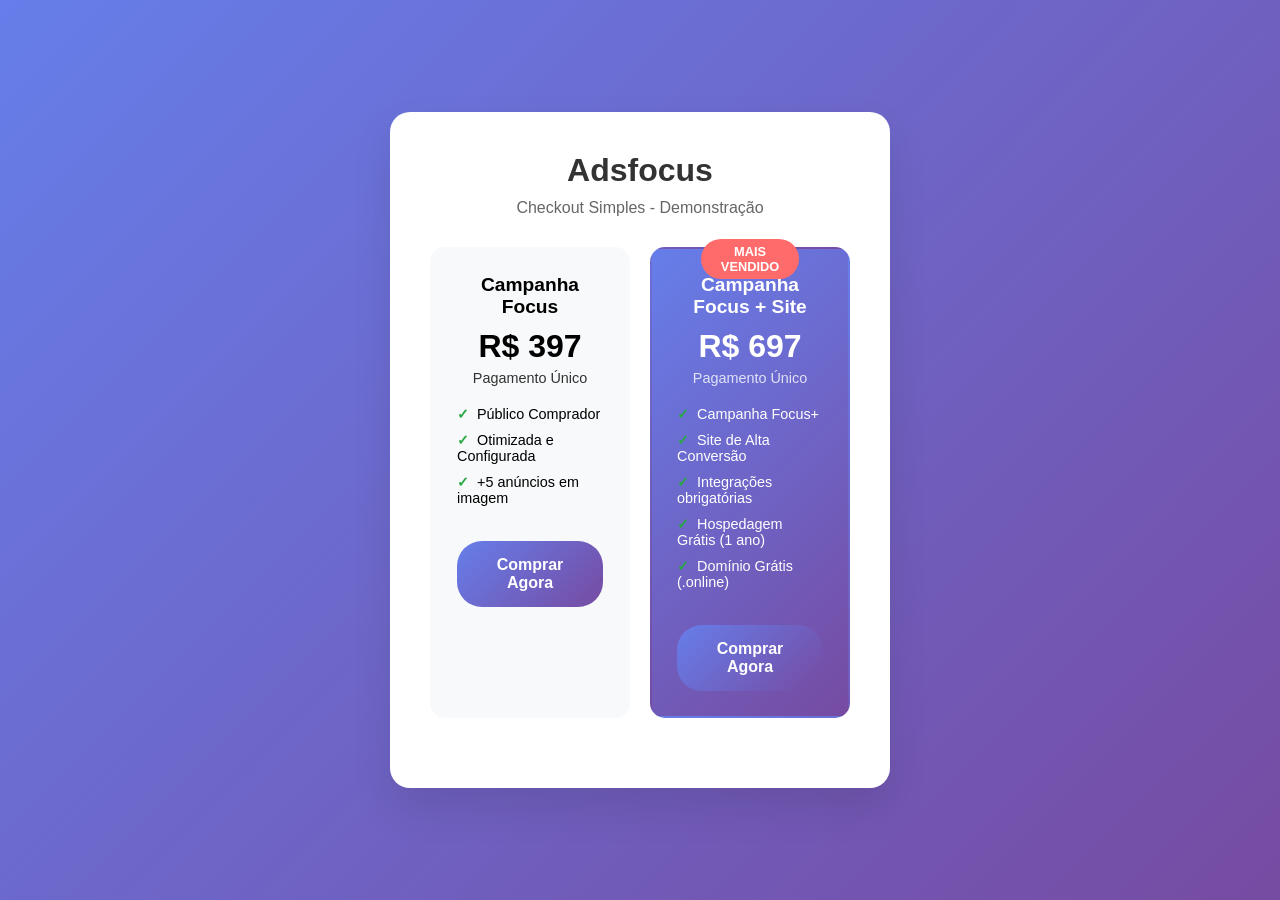
<file: checkout-demo.html>
<!DOCTYPE html>
<html lang="pt-BR">
<head>
    <meta charset="UTF-8">
    <meta name="viewport" content="width=device-width, initial-scale=1.0">
    <title>Checkout Simples - Demonstração</title>
    <style>
        * {
            margin: 0;
            padding: 0;
            box-sizing: border-box;
        }

        body {
            font-family: 'Inter', -apple-system, BlinkMacSystemFont, sans-serif;
            background: linear-gradient(135deg, #667eea 0%, #764ba2 100%);
            min-height: 100vh;
            display: flex;
            align-items: center;
            justify-content: center;
            padding: 20px;
        }

        .container {
            background: white;
            border-radius: 20px;
            padding: 40px;
            box-shadow: 0 20px 40px rgba(0, 0, 0, 0.1);
            max-width: 500px;
            width: 100%;
            text-align: center;
        }

        .logo {
            font-size: 2rem;
            font-weight: bold;
            color: #333;
            margin-bottom: 10px;
        }

        .subtitle {
            color: #666;
            margin-bottom: 30px;
        }

        .pricing-cards {
            display: grid;
            grid-template-columns: 1fr 1fr;
            gap: 20px;
            margin-bottom: 30px;
        }

        .pricing-card {
            background: #f8f9fa;
            border-radius: 15px;
            padding: 25px;
            border: 2px solid transparent;
            transition: all 0.3s ease;
            cursor: pointer;
        }

        .pricing-card:hover {
            border-color: #667eea;
            transform: translateY(-5px);
        }

        .pricing-card.featured {
            background: linear-gradient(135deg, #667eea 0%, #764ba2 100%);
            color: white;
            position: relative;
        }

        .pricing-card.featured::before {
            content: "MAIS VENDIDO";
            position: absolute;
            top: -10px;
            left: 50%;
            transform: translateX(-50%);
            background: #ff6b6b;
            color: white;
            padding: 5px 15px;
            border-radius: 20px;
            font-size: 0.8rem;
            font-weight: bold;
        }

        .plan-name {
            font-size: 1.2rem;
            font-weight: bold;
            margin-bottom: 10px;
        }

        .plan-price {
            font-size: 2rem;
            font-weight: bold;
            margin-bottom: 5px;
        }

        .plan-period {
            font-size: 0.9rem;
            opacity: 0.8;
        }

        .features {
            list-style: none;
            margin: 15px 0;
            text-align: left;
        }

        .features li {
            padding: 5px 0;
            font-size: 0.9rem;
        }

        .features li::before {
            content: "✓";
            color: #28a745;
            font-weight: bold;
            margin-right: 8px;
        }

        .checkout-btn {
            background: linear-gradient(135deg, #667eea 0%, #764ba2 100%);
            color: white;
            border: none;
            padding: 15px 30px;
            border-radius: 25px;
            font-size: 1rem;
            font-weight: bold;
            cursor: pointer;
            transition: all 0.3s ease;
            width: 100%;
            margin-top: 15px;
        }

        .checkout-btn:hover {
            transform: translateY(-2px);
            box-shadow: 0 10px 20px rgba(102, 126, 234, 0.3);
        }

        /* Modal de Checkout */
        .checkout-modal {
            display: none;
            position: fixed;
            z-index: 10000;
            left: 0;
            top: 0;
            width: 100%;
            height: 100%;
            background-color: rgba(0, 0, 0, 0.5);
            justify-content: center;
            align-items: center;
        }

        .checkout-modal-content {
            background: white;
            border-radius: 15px;
            padding: 40px;
            max-width: 500px;
            width: 90%;
            position: relative;
            box-shadow: 0 20px 40px rgba(0, 0, 0, 0.1);
            animation: modalSlideIn 0.3s ease-out;
        }

        @keyframes modalSlideIn {
            from {
                opacity: 0;
                transform: translateY(-50px);
            }
            to {
                opacity: 1;
                transform: translateY(0);
            }
        }

        .close-modal {
            position: absolute;
            top: 15px;
            right: 20px;
            font-size: 28px;
            font-weight: bold;
            color: #aaa;
            cursor: pointer;
            transition: color 0.3s ease;
        }

        .close-modal:hover {
            color: #333;
        }

        .checkout-header {
            text-align: center;
            margin-bottom: 30px;
        }

        .checkout-header h2 {
            color: #333;
            margin-bottom: 10px;
        }

        .checkout-header p {
            color: #666;
        }

        .checkout-form {
            display: flex;
            flex-direction: column;
            gap: 20px;
        }

        .form-group {
            display: flex;
            flex-direction: column;
            gap: 8px;
        }

        .form-group label {
            font-weight: bold;
            color: #333;
            text-align: left;
        }

        .form-group input {
            padding: 15px;
            border: 2px solid #e1e5e9;
            border-radius: 10px;
            font-size: 1rem;
            transition: border-color 0.3s ease;
        }

        .form-group input:focus {
            outline: none;
            border-color: #667eea;
        }

        .checkout-form .checkout-btn {
            margin-top: 10px;
        }

        .success-message {
            display: none;
            text-align: center;
            padding: 20px;
        }

        .success-icon {
            font-size: 3rem;
            color: #28a745;
            margin-bottom: 20px;
        }

        .success-message h3 {
            color: #333;
            margin-bottom: 10px;
        }

        .success-message p {
            color: #666;
        }

        @media (max-width: 768px) {
            .pricing-cards {
                grid-template-columns: 1fr;
            }
            
            .container {
                padding: 20px;
            }
            
            .checkout-modal-content {
                padding: 20px;
            }
        }
    </style>
</head>
<body>
    <div class="container">
        <div class="logo">Adsfocus</div>
        <p class="subtitle">Checkout Simples - Demonstração</p>
        
        <div class="pricing-cards">
            <div class="pricing-card" onclick="showCheckoutModal('Campanha Focus', 397)">
                <div class="plan-name">Campanha Focus</div>
                <div class="plan-price">R$ 397</div>
                <div class="plan-period">Pagamento Único</div>
                <ul class="features">
                    <li>Público Comprador</li>
                    <li>Otimizada e Configurada</li>
                    <li>+5 anúncios em imagem</li>
                </ul>
                <button class="checkout-btn">Comprar Agora</button>
            </div>
            
            <div class="pricing-card featured" onclick="showCheckoutModal('Campanha Focus + Site', 697)">
                <div class="plan-name">Campanha Focus + Site</div>
                <div class="plan-price">R$ 697</div>
                <div class="plan-period">Pagamento Único</div>
                <ul class="features">
                    <li>Campanha Focus+</li>
                    <li>Site de Alta Conversão</li>
                    <li>Integrações obrigatórias</li>
                    <li>Hospedagem Grátis (1 ano)</li>
                    <li>Domínio Grátis (.online)</li>
                </ul>
                <button class="checkout-btn">Comprar Agora</button>
            </div>
        </div>
    </div>

    <!-- Modal de Checkout -->
    <div id="checkoutModal" class="checkout-modal">
        <div class="checkout-modal-content">
            <span class="close-modal">&times;</span>
            <div class="checkout-header">
                <h2>Finalizar Compra</h2>
                <p>Preencha seus dados para continuar</p>
            </div>
            
            <form id="checkoutForm" class="checkout-form">
                <div class="form-group">
                    <label for="customerName">Nome Completo *</label>
                    <input type="text" id="customerName" name="name" required placeholder="Digite seu nome completo">
                </div>
                
                <div class="form-group">
                    <label for="customerEmail">E-mail *</label>
                    <input type="email" id="customerEmail" name="email" required placeholder="Digite seu melhor e-mail">
                </div>
                
                <button type="submit" class="checkout-btn">Continuar</button>
            </form>
            
            <div id="successMessage" class="success-message">
                <div class="success-icon">✓</div>
                <h3>Obrigado!</h3>
                <p>Seus dados foram recebidos com sucesso. Entraremos em contato em breve!</p>
            </div>
        </div>
    </div>

    <script>
        // Variáveis globais
        let selectedPlan = '';
        let selectedPrice = 0;

        // Função para mostrar o modal de checkout
        function showCheckoutModal(plan, price) {
            selectedPlan = plan;
            selectedPrice = price;
            
            const modal = document.getElementById('checkoutModal');
            if (modal) {
                modal.style.display = 'flex';
                document.body.style.overflow = 'hidden';
            }
        }

        // Função para fechar o modal
        function closeCheckoutModal() {
            const modal = document.getElementById('checkoutModal');
            if (modal) {
                modal.style.display = 'none';
                document.body.style.overflow = 'auto';
                
                // Reset do formulário
                document.getElementById('checkoutForm').reset();
                document.getElementById('checkoutForm').style.display = 'flex';
                document.getElementById('successMessage').style.display = 'none';
            }
        }

        // Função para processar o checkout
        function processCheckout(event) {
            event.preventDefault();
            
            const name = document.getElementById('customerName').value.trim();
            const email = document.getElementById('customerEmail').value.trim();
            
            // Validação básica
            if (!name || !email) {
                alert('Por favor, preencha todos os campos obrigatórios.');
                return;
            }
            
            if (!isValidEmail(email)) {
                alert('Por favor, insira um e-mail válido.');
                return;
            }
            
            // Simular envio dos dados
            console.log('Dados do checkout:', {
                plan: selectedPlan,
                price: selectedPrice,
                name: name,
                email: email
            });
            
            // Mostrar mensagem de sucesso
            document.getElementById('checkoutForm').style.display = 'none';
            document.getElementById('successMessage').style.display = 'block';
            
            // Fechar modal após 3 segundos
            setTimeout(() => {
                closeCheckoutModal();
            }, 3000);
        }

        // Função para validar e-mail
        function isValidEmail(email) {
            const emailRegex = /^[^\s@]+@[^\s@]+\.[^\s@]+$/;
            return emailRegex.test(email);
        }

        // Event listeners
        document.addEventListener('DOMContentLoaded', function() {
            // Fechar modal ao clicar no X
            const closeBtn = document.querySelector('.close-modal');
            if (closeBtn) {
                closeBtn.addEventListener('click', closeCheckoutModal);
            }
            
            // Fechar modal ao clicar fora dele
            const modal = document.getElementById('checkoutModal');
            if (modal) {
                modal.addEventListener('click', function(event) {
                    if (event.target === modal) {
                        closeCheckoutModal();
                    }
                });
            }
            
            // Processar formulário
            const form = document.getElementById('checkoutForm');
            if (form) {
                form.addEventListener('submit', processCheckout);
            }
            
            // Fechar modal com ESC
            document.addEventListener('keydown', function(event) {
                if (event.key === 'Escape') {
                    closeCheckoutModal();
                }
            });
        });
    </script>
</body>
</html>
</file>
